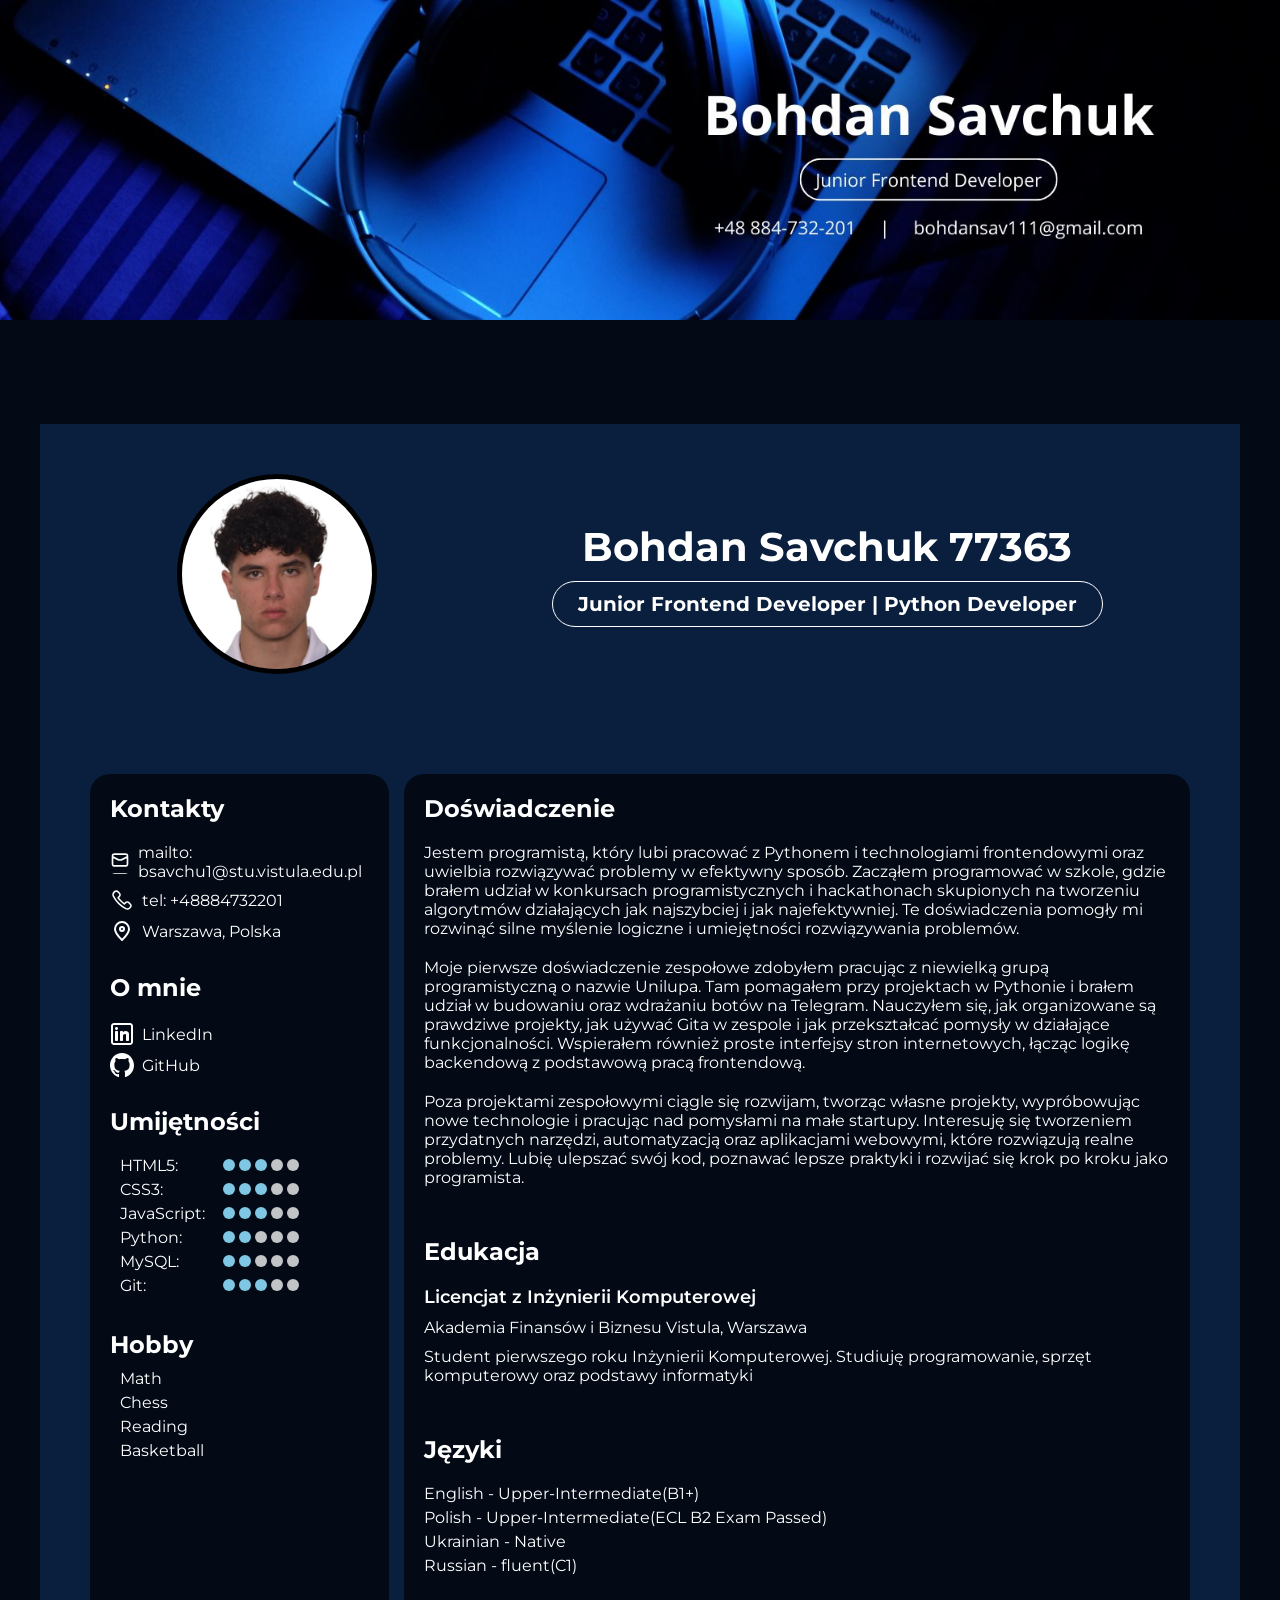
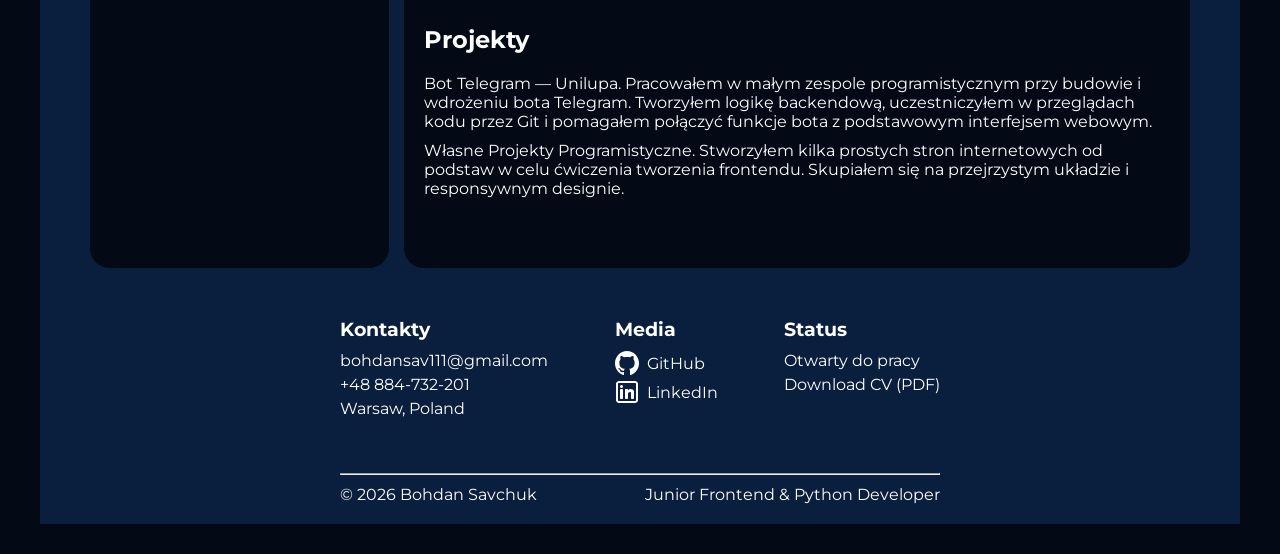
<file: zad1_cv/index.html>
<!DOCTYPE html>
<html lang="pl">
<head>
    <meta charset="UTF-8">
    <meta name="viewport" content="width=device-width, initial-scale=1.0">
    <link rel="preconnect" href="https://fonts.googleapis.com">
<link rel="preconnect" href="https://fonts.gstatic.com" crossorigin>
<link href="https://fonts.googleapis.com/css2?family=Inter:ital,opsz,wght@0,14..32,100..900;1,14..32,100..900&family=Montserrat:ital,wght@0,100..900;1,100..900&family=Playfair+Display:ital,wght@0,400..900;1,400..900&display=swap" rel="stylesheet">
    <link rel="stylesheet" href="./style.css">
    <title>CV Bohdan Savchuk 77363</title>
</head>
<body>
    
        <header class="header">
            <img src="../images/Bio.jpg" alt="Bio" class="header__img-bio">
            
            <div class="container">
                <div class="header__block">
                    <img src="../images/My photo.jpg" alt="My photo" class="header__img-my-photo">

                    <div class="header__text">
                        <h1 class="header__text-name">Bohdan Savchuk 77363</h1>
                        <h2 class="header__text-designation">Junior Frontend Developer | Python Developer</h2>
                    </div>
                </div>
            </div>
        </header>

        <main class="main">
            <div class="container">
                <div class="cv-left-part">
                    
                    <section class="contact">
                        <h2 class="contact__title title">Kontakty</h2>
                        <ul class="contact__list">
                            <li class="contact__list-item email"><p>mailto: bsavchu1@stu.vistula.edu.pl</p></li>
                            <li class="contact__list-item telephone"><p>tel: +48884732201</p></li>
                            <li class="contact__list-item location"><p>Warszawa, Polska</p></li>
                        </ul>        
                    </section>


                    <section class="about-me">
                        <h2 class="about-me__title title">O mnie</h2>
                        <ul class="about-me__list">
                            <li class="about-me__list-item linkedin"><a target="_blank" rel="noopener noreferrer" href="https://www.linkedin.com/in/bohdan-savchuk-0515503a5?utm_source=share_via&utm_content=profile&utm_medium=member_android">LinkedIn</a></li>
                            <li class="about-me__list-item github"><a target="_blank" rel="noopener noreferrer" href="https://github.com/Bohdan-Savchuk-77363">GitHub</a></li>
                        </ul>
                    </section>


                    <section class="skill">
                        <h2 class="skill__title title">Umijętności</h2>

                        <ul class="skill__list">

                            <li class="skill__list-item">
                                <p class="skill__list-name">HTML5:</p>
                                <div class="skills__dot-block">
                                    <span class="skills_dot filled"></span>
                                    <span class="skills_dot filled"></span>
                                    <span class="skills_dot filled"></span>
                                    <span class="skills_dot"></span>
                                    <span class="skills_dot"></span>
                                </div>
                            </li>

                            <li class="skill__list-item">
                                <p class="skill__list-name">CSS3:</p>
                                <div class="skills__dot-block">
                                    <span class="skills_dot filled"></span>
                                    <span class="skills_dot filled"></span>
                                    <span class="skills_dot filled"></span>
                                    <span class="skills_dot"></span>
                                    <span class="skills_dot"></span>
                                </div>
                            </li>

                            <li class="skill__list-item">
                                <p class="skill__list-name">JavaScript:</p>
                                <div class="skills__dot-block">
                                    <span class="skills_dot filled"></span>
                                    <span class="skills_dot filled"></span>
                                    <span class="skills_dot filled"></span>
                                    <span class="skills_dot"></span>
                                    <span class="skills_dot"></span>
                                </div>
                            </li>

                            <li class="skill__list-item">
                                <p class="skill__list-name">Python:</p>
                                <div class="skills__dot-block">
                                    <span class="skills_dot filled"></span>
                                    <span class="skills_dot filled"></span>
                                    <span class="skills_dot"></span>
                                    <span class="skills_dot"></span>
                                    <span class="skills_dot"></span>
                                </div>
                            </li>

                            <li class="skill__list-item">
                                <p class="skill__list-name">MySQL:</p>
                                <div class="skills__dot-block">
                                    <span class="skills_dot filled"></span>
                                    <span class="skills_dot filled"></span>
                                    <span class="skills_dot "></span>
                                    <span class="skills_dot"></span>
                                    <span class="skills_dot"></span>
                                </div>
                            </li>

                            <li class="skill__list-item">
                                <p class="skill__list-name">Git:</p>
                                <div class="skills__dot-block">
                                    <span class="skills_dot filled"></span>
                                    <span class="skills_dot filled"></span>
                                    <span class="skills_dot filled"></span>
                                    <span class="skills_dot"></span>
                                    <span class="skills_dot"></span>
                                </div>
                            </li>
                        </ul>
                    </section>


                    <section class="hobby">
                        <h2 class="hobby__title title">Hobby</h2>
                        <ul class="hobby__list">
                            <li class="hobby__list-item">Math</li>
                            <li class="hobby__list-item">Chess</li>
                            <li class="hobby__list-item">Reading</li>
                            <li class="hobby__list-item">Basketball</li>
                        </ul>
                    </section>

                </div>


                <div class="cv__right-part">
                    <section class="experience">
                        <h2 class="experience__title title">Doświadczenie</h2>
                        <div class="experience__block">

                            <article class="experience__article">
                                <p class="experience__title-text">
                                    Jestem programistą, który lubi pracować z Pythonem i technologiami
                                    frontendowymi oraz uwielbia rozwiązywać problemy w efektywny sposób.
                                    Zacząłem programować w szkole, gdzie brałem udział w konkursach
                                    programistycznych i hackathonach skupionych na tworzeniu algorytmów
                                    działających jak najszybciej i jak najefektywniej. Te doświadczenia
                                    pomogły mi rozwinąć silne myślenie logiczne i umiejętności rozwiązywania
                                    problemów.
                                </p>
                            </article>

                            <article class="experience__article">
                                <p class="experience__title-text">
                                    Moje pierwsze doświadczenie zespołowe zdobyłem pracując z niewielką
                                    grupą programistyczną o nazwie Unilupa. Tam pomagałem przy projektach
                                    w Pythonie i brałem udział w budowaniu oraz wdrażaniu botów na Telegram.
                                    Nauczyłem się, jak organizowane są prawdziwe projekty, jak używać Gita
                                    w zespole i jak przekształcać pomysły w działające funkcjonalności.
                                    Wspierałem również proste interfejsy stron internetowych, łącząc logikę
                                    backendową z podstawową pracą frontendową.
                                </p>
                            </article>

                            <article class="experience__article">
                                <p class="experience__title-text">
                                    Poza projektami zespołowymi ciągle się rozwijam, tworząc własne projekty,
                                    wypróbowując nowe technologie i pracując nad pomysłami na małe startupy.
                                    Interesuję się tworzeniem przydatnych narzędzi, automatyzacją oraz
                                    aplikacjami webowymi, które rozwiązują realne problemy. Lubię ulepszać
                                    swój kod, poznawać lepsze praktyki i rozwijać się krok po kroku jako
                                    programista.
                                </p>
                            </article>

                        </div>
                    </section>


                    <section class="education">
                        <h2 class="education__title title">Edukacja</h2>
                        
                        <p class="education__major">Licencjat z Inżynierii Komputerowej</p>
                        <p class="education__uni">Akademia Finansów i Biznesu Vistula, Warszawa</p>
                        <p class="education__description">
                            Student pierwszego roku Inżynierii Komputerowej. Studiuję programowanie, 
                            sprzęt komputerowy oraz podstawy informatyki
                        </p>
                    </section>


                    <section class="languages">
                        <h2 class="languages__title title">Języki</h2>
                        <ul class="languages__list">
                            <li class="languages__list-item"><p>English - Upper‑Intermediate(B1+)</p></li>
                            <li class="languages__list-item"><p>Polish - Upper‑Intermediate(ECL B2 Exam Passed)</p></li>
                            <li class="languages__list-item"><p>Ukrainian - Native</p></li>
                            <li class="languages__list-item"><p>Russian - fluent(C1)</p></li>
                        </ul>
                    </section>


                    <section class="project">
                        <h2 class="project__title title">Projekty</h2>

                        <ul class="project__list">
                            <li class="project__list-item"><p>
                                Bot Telegram — Unilupa.
                                Pracowałem w małym zespole programistycznym przy budowie i wdrożeniu bota Telegram.
                                Tworzyłem logikę backendową, uczestniczyłem w przeglądach kodu przez Git
                                i pomagałem połączyć funkcje bota z podstawowym interfejsem webowym.
                            </p></li>
                            <li class="project__list-item"><p>
                                Własne Projekty Programistyczne.
                                Stworzyłem kilka prostych stron internetowych od podstaw w celu ćwiczenia
                                tworzenia frontendu. Skupiałem się na przejrzystym układzie i responsywnym
                                designie.
                            </p></li>
                        </ul>
                    </section>

                </div>
            </div>
        </main>


        <footer class="footer">
            <div class="container">

                <div class="footer__block">

                    <div class="footer__data">
                        <div class="footer__contacts">

                            <h3 class="footer__contacts-title">Kontakty</h3>

                            <ul class="footer__contacts-list">
                                <li class="footer__contacts-item email"><p></p>bohdansav111@gmail.com</li>
                                <li class="footer__contacts-item telephon">+48 884-732-201</li>
                                <li class="footer__contacts-item location">Warsaw, Poland</li>
                            </ul>
                        </div>

                        <div class="footer__media">

                            <h3 class="footer__media-title">Media</h3>

                            <ul class="footer__media-list">
                                <li class="footer__media-item github"><a target="_blank" rel="noopener noreferrer" href="https://github.com/Bohdan-Savchuk-77363">GitHub</a></li>
                                <li class="footer__media-item linkedin"><a target="_blank" rel="noopener noreferrer" href="https://www.linkedin.com/in/bohdan-savchuk-0515503a5?utm_source=share_via&utm_content=profile&utm_medium=member_android">LinkedIn</a></li>
                            </ul>
                        </div>

                        <div class="footer__status">

                            <h3 class="footer__status-title">Status</h3>

                            <ul class="footer__status-list">
                                <li class="footer__status-item"><span>Otwarty do pracy</span></li>
                                <li class="footer__status-item"><a href="./images/сv.pdf" target="_blank" rel="noopener noreferrer">Download CV (PDF)</a></li>
                            </ul>
                        </div>
                    </div>

                    <hr class="footer__divider">

                    <div class="footer__bottom">
                        <span class="footer__bottom-info">© 2026 Bohdan Savchuk</span>
                        <span class="footer__bottom-role">Junior Frontend & Python Developer</span>
                    </div>
                
                </div>
                

            </div>
        </footer>

</body>
</html>
</file>
<file: zad1_cv/style.css>
html {
    box-sizing: border-box;
}

*,
*::after,
*::before {
    box-sizing: inherit;
    margin: 0;
    padding: 0;
}

body {
    font-family: 'Montserrat', sans-serif;
    background-color: #030A16; 
    color: white;
}

p {
    font-size: 16px;
}

a {
    font-size: 16px;
    text-decoration: none;
    color: white;
}

li {
    list-style: none;
}

h2 {
    font-size: 24px;
    font-weight: 700;
}

.container {
    background-color: #0A1F3D;    
    max-width: 1200px;
    padding: 0 50px 0 50px;
    margin: 0 auto 0 auto;
    
}

.title {
    margin-bottom: 20px;
}

/* Header */

.header .container {
    padding-bottom: 100px;
    
}

.header__img-bio {
    max-width: 100%;
}

.header__block {
    padding-top: 50px;
    margin-top: 100px;
    display: flex;
    justify-content: space-around;
    align-items: center;
    text-align: center;
}

.header__img-my-photo {
    max-width: 200px;
    border-radius: 50%;
    border: 5px solid #000;
}

.header__text-name {
    font-size: 40px;
    margin-bottom: 10px;
}

.header__text-designation {
    font-size: 20px;
    border: 1px solid white;
    border-radius: 50px;
    padding: 10px 25px;
}

/* Main */

.main .container {
    padding-bottom: 50px;
    display: grid;
    grid-template-columns: 2fr 5fr;
}

.cv__right-part {
    border-radius: 20px;
    background-color: #030A16;
    padding: 20px;
}

.cv-left-part {
    margin-right: 15px;
    border-radius: 20px;
    background-color: #030A16;
    padding: 20px;  
}

/* Contact */

.contact {
    margin-bottom: 30px;
}

.contact__list-item {
    display: flex;
    align-items: center;
    gap: 8px;
    margin-bottom: 7px;
}

.contact__list-item.email::before {
    content: '';
    display: block;
    filter: brightness(0) invert(1);
    width: 24px;
    height: 24px;
    background-image: url('../images/mail.svg');
    background-size: contain;
}

.contact__list-item.telephone::before {
    content: '';
    display: block;
    filter: brightness(0) invert(1);
    width: 24px;
    height: 24px;
    background-image: url('../images/telephon.svg');
    background-size: contain;
}

.contact__list-item.location::before {
    content: '';
    display: block;
    filter: brightness(0) invert(1);
    width: 24px;
    height: 24px;
    background-image: url('../images/location.svg');
    background-size: contain;
}

/* About me */

.about-me {
    margin-bottom: 30px;
}

.about-me__list-item {
    display: flex;
    align-items: center;
    gap: 8px;
    margin-bottom: 7px;
}

.about-me__list-item.linkedin::before {
    content: '';
    display: block;
    filter: brightness(0) invert(1);
    width: 24px;
    height: 24px;
    background-image: url('../images/linkedin.svg');
    background-size: contain;
}

.about-me__list-item.github::before {
    content: '';
    display: block;
    filter: brightness(0) invert(1);
    width: 24px;
    height: 24px;
    background-image: url('../images/github.svg');
    background-size: contain;
}

/* Skills */

.skill {
    margin-bottom: 30px;
}

.skill__list {
    margin-left: 10px;
}

.skill__list-item {
    display: flex;
    justify-content: space-between;
    gap: 6px;
}

.skill__list-name {
    margin-bottom: 5px;
}

.skills__dot-block {
    padding-right: 70px;
}

.skills_dot {
    display: inline-block;
    background-color: #C3C4C6;
    border-radius: 50%;
    width: 12px;
    height: 12px;
}

.skills_dot.filled {
  background: #7EC8E3; 
}


/* Hobby */

.hobby {
    margin-bottom: 30px;
}

.hobby__title {
    margin-bottom: 10px;
}

.hobby__list {
    margin-left: 10px;
}

.hobby__list-item {
    margin-bottom: 5px;
}

/* Experience */

.experience {
    margin-bottom: 50px;
}

.experience__article {
    margin-bottom: 20px;
}

/* Education */

.education {
    margin-bottom: 50px;
}

.education__major {
    margin-bottom: 10px;
    font-size: 18px;
    font-weight: 600;
}

.education__uni {
    margin-bottom: 10px;
}

/* Languages */

.languages {
    margin-bottom: 50px;
}

.languages__list-item {
    margin-bottom: 5px;
}

/* Projects */

.project {
    margin-bottom: 50px;
}

.project__list-item {
    margin-bottom: 10px;
}

/* Footer */

.footer .container {
    padding-bottom: 20px;
    margin-bottom: 30px;
}

.footer__block {
    margin: 0 auto 0 auto;
    max-width: 600px;
}

.footer__data {
    display: flex;
    justify-content: space-between;
    margin-bottom: 50px;
}

.footer__contacts-title {
    margin-bottom: 10px;
}

.footer__contacts-item {
    margin-bottom: 5px;
}

.footer__media-title {
    margin-bottom: 10px;
}

.footer__media-item {
    display: flex;
    gap: 8px;
    align-items: center;
    margin-bottom: 5px;
}

.footer__media-item.github::before {
    content: '';
    display: block;
    filter: brightness(0) invert(1);
    width: 24px;
    height: 24px;
    background-image: url('../images/github.svg');
    background-size: contain;
}

.footer__media-item.linkedin::before {
    content: '';
    display: block;
    filter: brightness(0) invert(1);
    width: 24px;
    height: 24px;
    background-image: url('../images/linkedin.svg');
    background-size: contain;
}

.footer__status-title {
    margin-bottom: 10px;
}

.footer__status-item {
    margin-bottom: 5px;
}

.footer__divider {
    margin-bottom: 10px;
}

.footer__bottom {
    display: flex;
    justify-content: space-between;
}


@media(max-width: 800px){
    
    body {
        background-color: #0d1b3e;
    }

    .container {
        max-width: 100%;
        padding: 0 20px;
    }

    .header__block {
        display: grid;
        grid-template-columns: 1fr;
        justify-items: center;
    }

    .main .container {
        grid-template-columns: 1fr;
    }

    .cv-left-part {
        margin: 0;
        margin-bottom: 40px; 
    }

    .footer,
    .footer a {
        font-size: 12px;
    }

}
</file>
